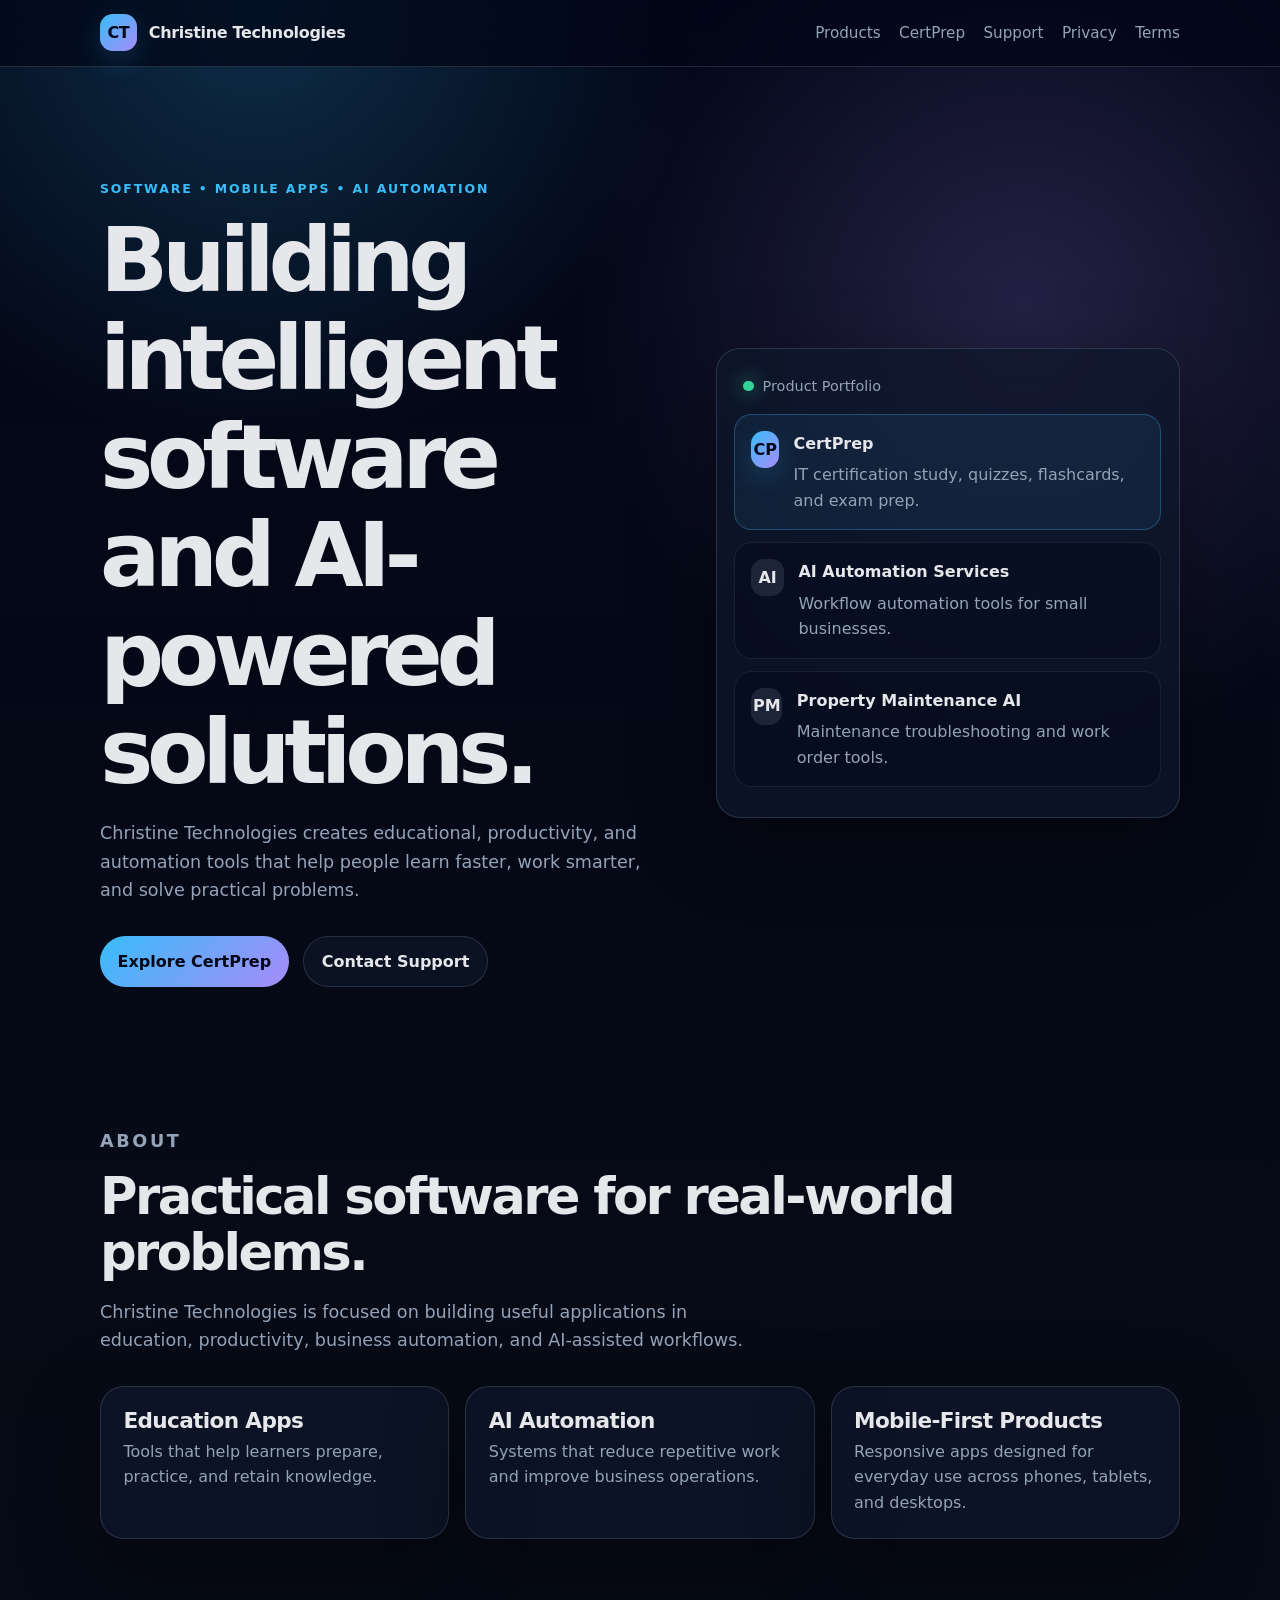
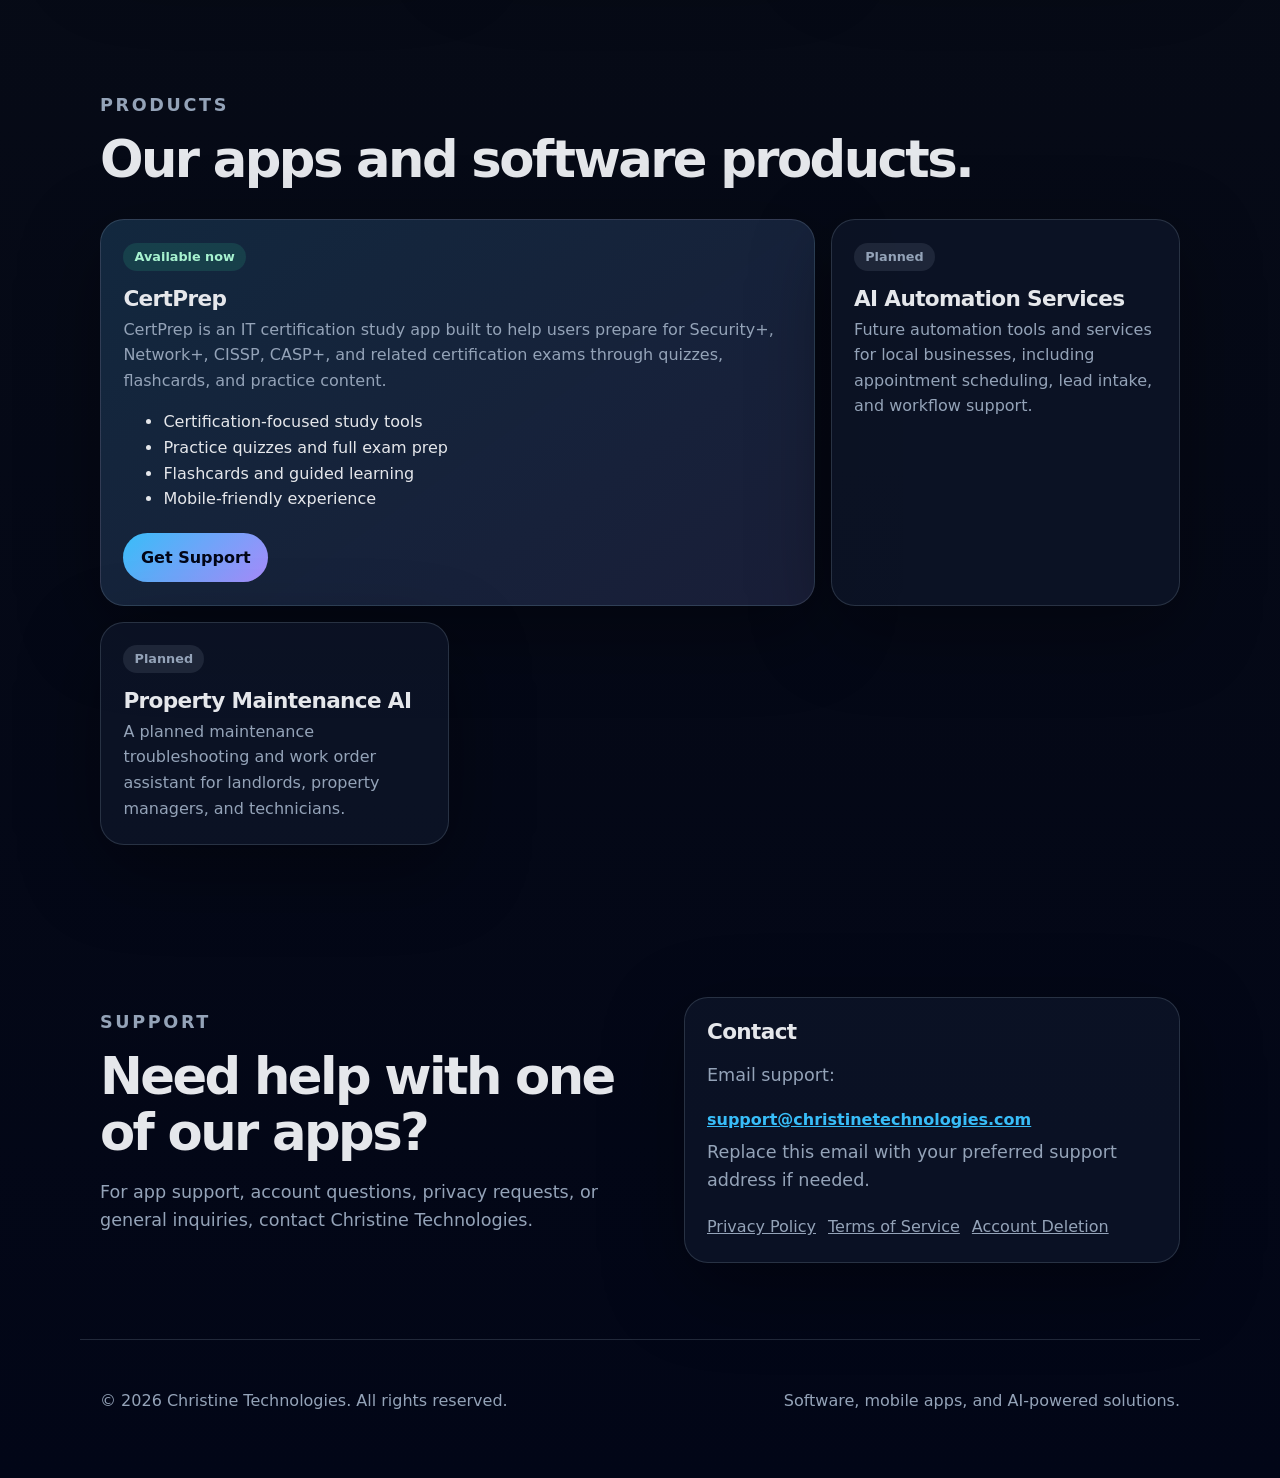
<file: index.html>
<!doctype html>
<html lang="en">
<head>
  <meta charset="utf-8" />
  <meta name="viewport" content="width=device-width, initial-scale=1" />
  <title>Christine Technologies | Intelligent Software & AI-Powered Apps</title>
  <meta name="description" content="Christine Technologies builds educational, productivity, and AI-powered software products, including CertPrep for IT certification study." />
  <meta name="theme-color" content="#0f172a" />
  <link rel="stylesheet" href="styles.css" />
</head>
<body>
  <header class="site-header">
    <nav class="nav">
      <a class="brand" href="#top"><span class="brand-mark">CT</span><span>Christine Technologies</span></a>
      <button class="menu-button" id="menuButton" aria-label="Toggle navigation">☰</button>
      <div class="nav-links" id="navLinks">
        <a href="#products">Products</a><a href="#certprep">CertPrep</a><a href="#support">Support</a><a href="privacy.html">Privacy</a><a href="terms.html">Terms</a>
      </div>
    </nav>
  </header>
  <main id="top">
    <section class="hero">
      <div class="hero-content">
        <p class="eyebrow">Software • Mobile Apps • AI Automation</p>
        <h1>Building intelligent software and AI-powered solutions.</h1>
        <p class="hero-text">Christine Technologies creates educational, productivity, and automation tools that help people learn faster, work smarter, and solve practical problems.</p>
        <div class="hero-actions"><a class="button primary" href="#certprep">Explore CertPrep</a><a class="button secondary" href="#support">Contact Support</a></div>
      </div>
      <div class="hero-card">
        <div class="card-top"><span class="status-dot"></span><span>Product Portfolio</span></div>
        <div class="product-preview active"><span class="app-icon">CP</span><div><strong>CertPrep</strong><p>IT certification study, quizzes, flashcards, and exam prep.</p></div></div>
        <div class="product-preview"><span class="app-icon muted">AI</span><div><strong>AI Automation Services</strong><p>Workflow automation tools for small businesses.</p></div></div>
        <div class="product-preview"><span class="app-icon muted">PM</span><div><strong>Property Maintenance AI</strong><p>Maintenance troubleshooting and work order tools.</p></div></div>
      </div>
    </section>
    <section class="section" id="about">
      <div class="section-heading"><p class="eyebrow">About</p><h2>Practical software for real-world problems.</h2><p>Christine Technologies is focused on building useful applications in education, productivity, business automation, and AI-assisted workflows.</p></div>
      <div class="feature-grid">
        <article class="feature-card"><h3>Education Apps</h3><p>Tools that help learners prepare, practice, and retain knowledge.</p></article>
        <article class="feature-card"><h3>AI Automation</h3><p>Systems that reduce repetitive work and improve business operations.</p></article>
        <article class="feature-card"><h3>Mobile-First Products</h3><p>Responsive apps designed for everyday use across phones, tablets, and desktops.</p></article>
      </div>
    </section>
    <section class="section" id="products">
      <div class="section-heading"><p class="eyebrow">Products</p><h2>Our apps and software products.</h2></div>
      <div class="product-grid">
        <article class="product-card highlight" id="certprep"><div class="product-badge">Available now</div><h3>CertPrep</h3><p>CertPrep is an IT certification study app built to help users prepare for Security+, Network+, CISSP, CASP+, and related certification exams through quizzes, flashcards, and practice content.</p><ul><li>Certification-focused study tools</li><li>Practice quizzes and full exam prep</li><li>Flashcards and guided learning</li><li>Mobile-friendly experience</li></ul><a class="button primary" href="#support">Get Support</a></article>
        <article class="product-card"><div class="product-badge muted">Planned</div><h3>AI Automation Services</h3><p>Future automation tools and services for local businesses, including appointment scheduling, lead intake, and workflow support.</p></article>
        <article class="product-card"><div class="product-badge muted">Planned</div><h3>Property Maintenance AI</h3><p>A planned maintenance troubleshooting and work order assistant for landlords, property managers, and technicians.</p></article>
      </div>
    </section>
    <section class="section split" id="support"><div><p class="eyebrow">Support</p><h2>Need help with one of our apps?</h2><p>For app support, account questions, privacy requests, or general inquiries, contact Christine Technologies.</p></div><div class="contact-card"><h3>Contact</h3><p>Email support:</p><a class="email-link" href="mailto:support@christinetechnologies.com">support@christinetechnologies.com</a><p class="small">Replace this email with your preferred support address if needed.</p><div class="legal-links"><a href="privacy.html">Privacy Policy</a><a href="terms.html">Terms of Service</a><a href="account-deletion.html">Account Deletion</a></div></div></section>
  </main>
  <footer class="footer"><p>© <span id="year"></span> Christine Technologies. All rights reserved.</p><p>Software, mobile apps, and AI-powered solutions.</p></footer>
  <script src="script.js"></script>
</body>
</html>
</file>
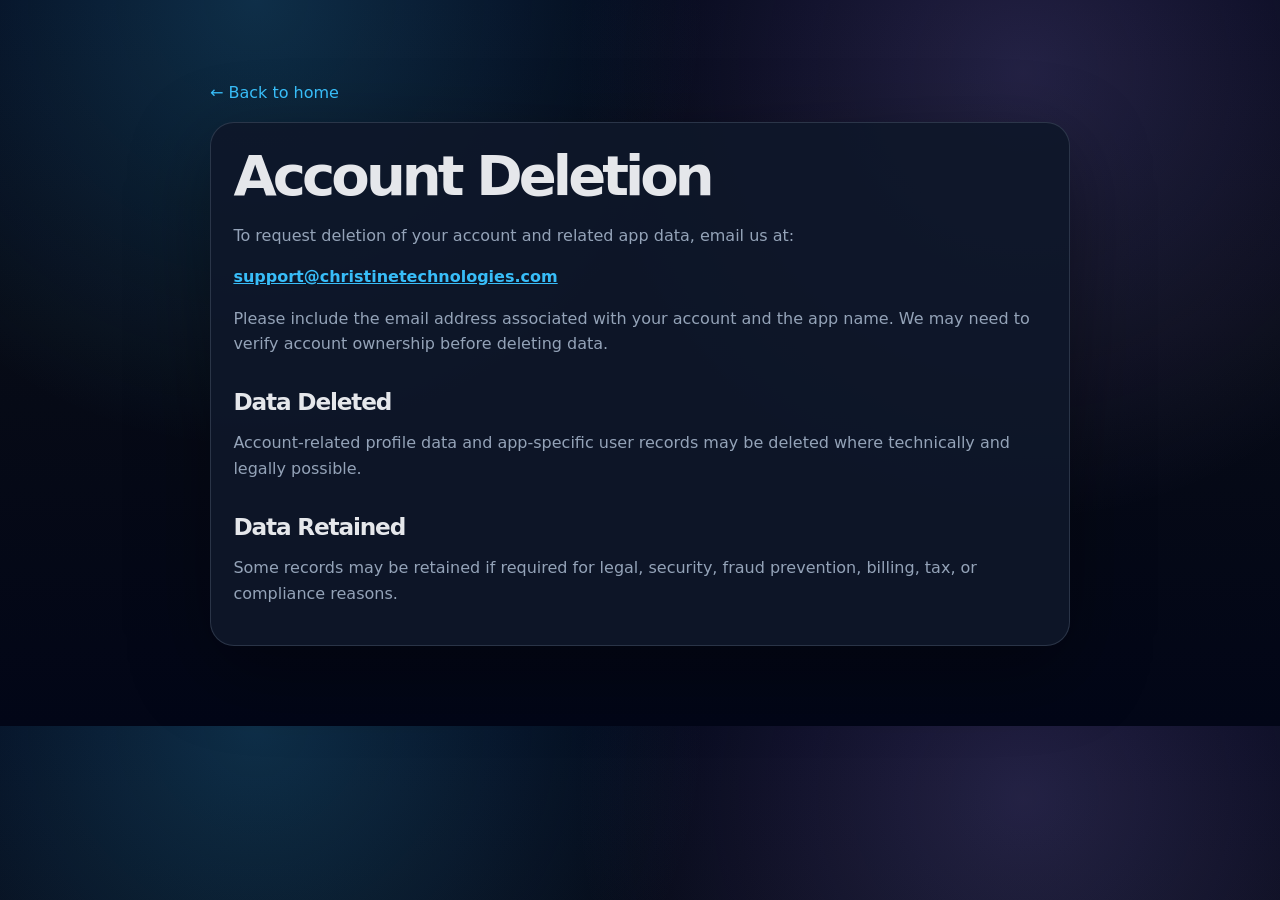
<file: account-deletion.html>
<!doctype html><html lang="en"><head><meta charset="utf-8"/><meta name="viewport" content="width=device-width, initial-scale=1"/><title>Account Deletion | Christine Technologies</title><meta name="description" content="Account Deletion for Christine Technologies."/><link rel="stylesheet" href="styles.css"/></head><body><main class="legal-main"><a class="back-link" href="index.html">← Back to home</a><article class="legal-card"><h1>Account Deletion</h1><p>To request deletion of your account and related app data, email us at:</p><p><a class="email-link" href="mailto:support@christinetechnologies.com">support@christinetechnologies.com</a></p><p>Please include the email address associated with your account and the app name. We may need to verify account ownership before deleting data.</p><h2>Data Deleted</h2><p>Account-related profile data and app-specific user records may be deleted where technically and legally possible.</p><h2>Data Retained</h2><p>Some records may be retained if required for legal, security, fraud prevention, billing, tax, or compliance reasons.</p></article></main></body></html>
</file>
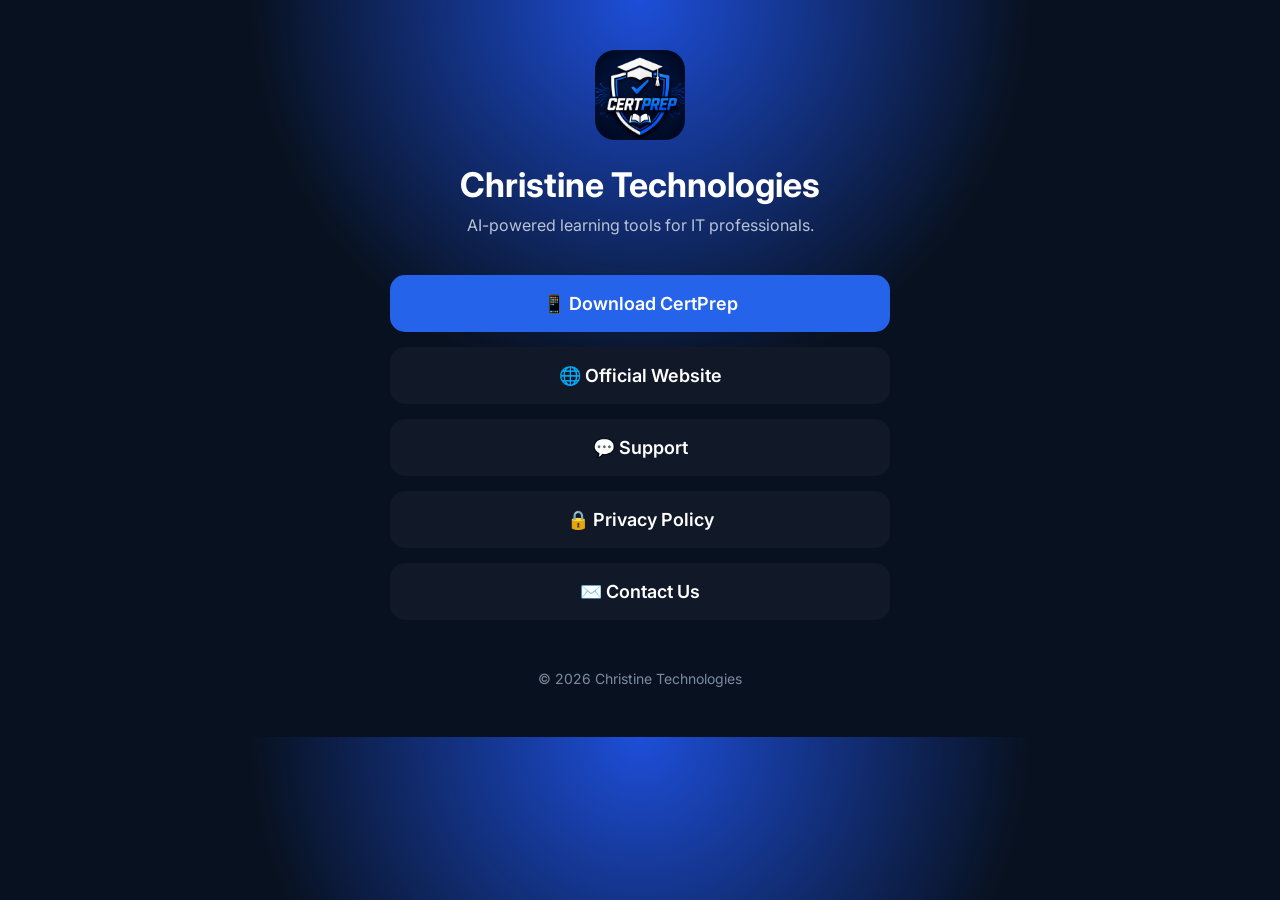
<file: links.html>
<!DOCTYPE html>
<html lang="en">
<head>
<meta charset="UTF-8">
<meta name="viewport" content="width=device-width, initial-scale=1.0">
<title>Christine Technologies</title>

<link href="https://fonts.googleapis.com/css2?family=Inter:wght@400;600;700&display=swap" rel="stylesheet">

<style>
body{
    margin:0;
    font-family:'Inter',sans-serif;
    background:#08111f;
    color:white;
    text-align:center;
    background-image:
        radial-gradient(circle at top,#1d4ed8 0%,transparent 40%);
}

.container{
    max-width:500px;
    margin:auto;
    padding:50px 25px;
}

.logo{
    width:90px;
    height:90px;
    border-radius:20px;
    margin-bottom:20px;
}

h1{
    margin:0;
    font-size:34px;
}

.subtitle{
    color:#b8c3d6;
    margin-top:10px;
    margin-bottom:40px;
}

.button{
    display:block;
    width:100%;
    text-decoration:none;
    color:white;
    background:#2563eb;
    padding:18px;
    margin:15px 0;
    border-radius:15px;
    font-size:18px;
    font-weight:600;
    transition:.25s;
    box-sizing:border-box;
}

.button:hover{
    background:#3b82f6;
    transform:translateY(-2px);
}

.secondary{
    background:#111827;
}

.secondary:hover{
    background:#1f2937;
}

.footer{
    margin-top:50px;
    color:#7d8ba0;
    font-size:14px;
}
</style>

</head>

<body>

<div class="container">

<img class="logo" src="logo.png" alt="Christine Technologies Logo">

<h1>Christine Technologies</h1>

<div class="subtitle">
AI-powered learning tools for IT professionals.
</div>

<a class="button" href="https://play.google.com/store/apps/details?id=com.base69ffb1f63e26486462cd90e0.app">
📱 Download CertPrep
</a>

<a class="button secondary" href="/">
🌐 Official Website
</a>

<a class="button secondary" href="/support.html">
💬 Support
</a>

<a class="button secondary" href="/privacy.html">
🔒 Privacy Policy
</a>

<a class="button secondary" href="mailto:support@christinetechnologies.com">
✉️ Contact Us
</a>

<div class="footer">
© 2026 Christine Technologies
</div>

</div>

</body>
</html>
</file>
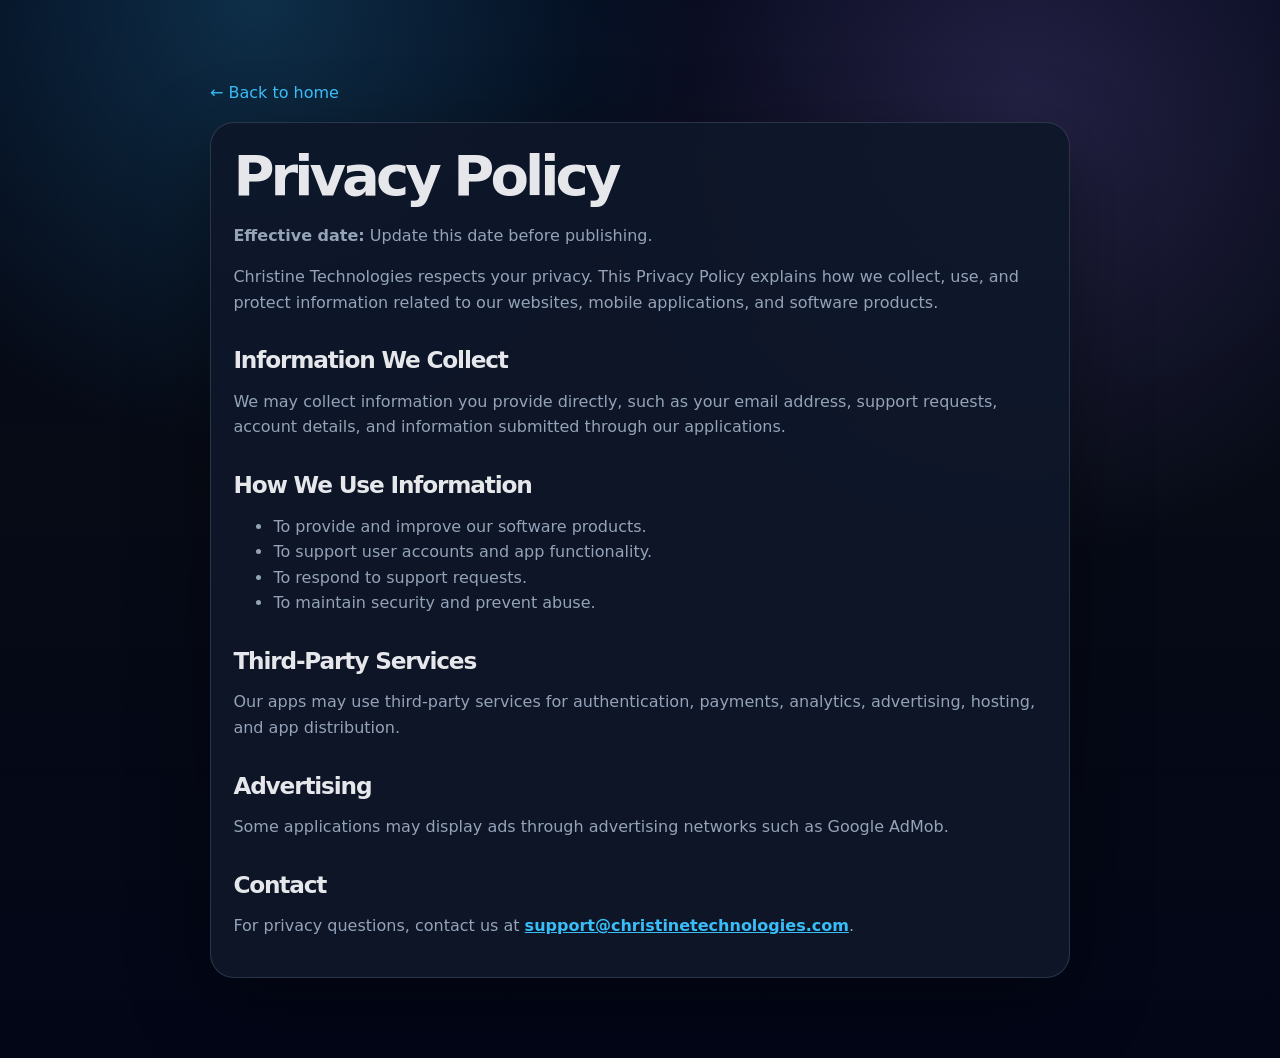
<file: privacy.html>
<!doctype html><html lang="en"><head><meta charset="utf-8"/><meta name="viewport" content="width=device-width, initial-scale=1"/><title>Privacy Policy | Christine Technologies</title><meta name="description" content="Privacy Policy for Christine Technologies."/><link rel="stylesheet" href="styles.css"/></head><body><main class="legal-main"><a class="back-link" href="index.html">← Back to home</a><article class="legal-card"><h1>Privacy Policy</h1><p><strong>Effective date:</strong> Update this date before publishing.</p><p>Christine Technologies respects your privacy. This Privacy Policy explains how we collect, use, and protect information related to our websites, mobile applications, and software products.</p><h2>Information We Collect</h2><p>We may collect information you provide directly, such as your email address, support requests, account details, and information submitted through our applications.</p><h2>How We Use Information</h2><ul><li>To provide and improve our software products.</li><li>To support user accounts and app functionality.</li><li>To respond to support requests.</li><li>To maintain security and prevent abuse.</li></ul><h2>Third-Party Services</h2><p>Our apps may use third-party services for authentication, payments, analytics, advertising, hosting, and app distribution.</p><h2>Advertising</h2><p>Some applications may display ads through advertising networks such as Google AdMob.</p><h2>Contact</h2><p>For privacy questions, contact us at <a class="email-link" href="mailto:support@christinetechnologies.com">support@christinetechnologies.com</a>.</p></article></main></body></html>
</file>
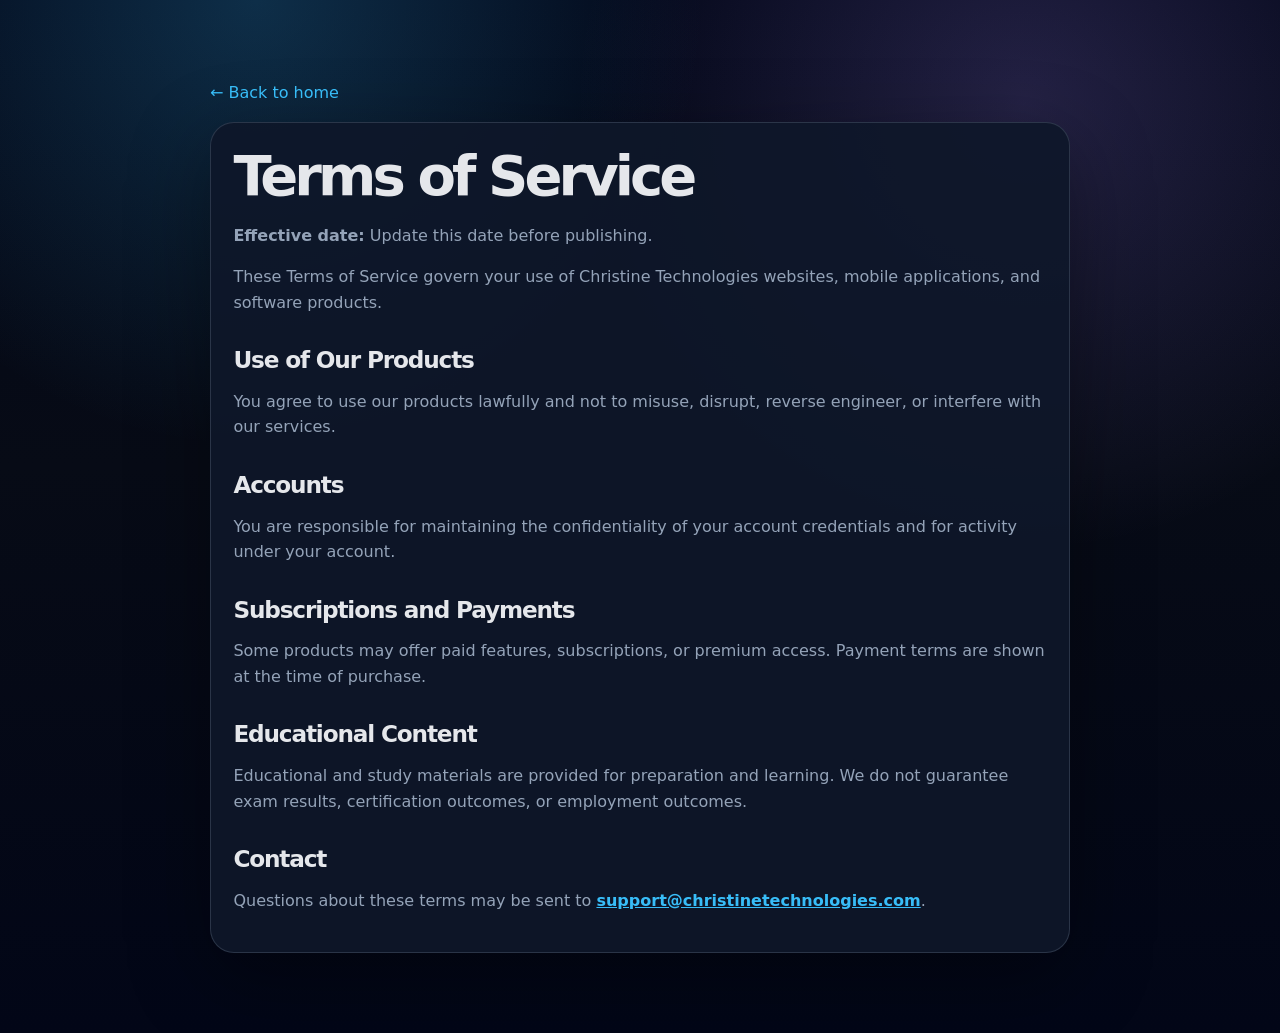
<file: terms.html>
<!doctype html><html lang="en"><head><meta charset="utf-8"/><meta name="viewport" content="width=device-width, initial-scale=1"/><title>Terms of Service | Christine Technologies</title><meta name="description" content="Terms of Service for Christine Technologies."/><link rel="stylesheet" href="styles.css"/></head><body><main class="legal-main"><a class="back-link" href="index.html">← Back to home</a><article class="legal-card"><h1>Terms of Service</h1><p><strong>Effective date:</strong> Update this date before publishing.</p><p>These Terms of Service govern your use of Christine Technologies websites, mobile applications, and software products.</p><h2>Use of Our Products</h2><p>You agree to use our products lawfully and not to misuse, disrupt, reverse engineer, or interfere with our services.</p><h2>Accounts</h2><p>You are responsible for maintaining the confidentiality of your account credentials and for activity under your account.</p><h2>Subscriptions and Payments</h2><p>Some products may offer paid features, subscriptions, or premium access. Payment terms are shown at the time of purchase.</p><h2>Educational Content</h2><p>Educational and study materials are provided for preparation and learning. We do not guarantee exam results, certification outcomes, or employment outcomes.</p><h2>Contact</h2><p>Questions about these terms may be sent to <a class="email-link" href="mailto:support@christinetechnologies.com">support@christinetechnologies.com</a>.</p></article></main></body></html>
</file>
<file: styles.css>
:root{--bg:#070b16;--card:rgba(15,23,42,.72);--card-strong:rgba(15,23,42,.92);--text:#e5e7eb;--muted:#94a3b8;--line:rgba(148,163,184,.22);--accent:#38bdf8;--accent-2:#a78bfa;--accent-text:#020617;--success:#34d399;--shadow:0 24px 80px rgba(0,0,0,.36)}*{box-sizing:border-box}html{scroll-behavior:smooth}body{margin:0;font-family:Inter,ui-sans-serif,system-ui,-apple-system,BlinkMacSystemFont,"Segoe UI",sans-serif;color:var(--text);background:radial-gradient(circle at 20% 0%,rgba(56,189,248,.22),transparent 28rem),radial-gradient(circle at 80% 10%,rgba(167,139,250,.20),transparent 28rem),linear-gradient(180deg,#020617 0%,var(--bg) 45%,#020617 100%);line-height:1.6}a{color:inherit}.site-header{position:sticky;top:0;z-index:20;background:rgba(2,6,23,.72);backdrop-filter:blur(18px);border-bottom:1px solid var(--line)}.nav{max-width:1120px;margin:0 auto;padding:.9rem 1.25rem;display:flex;align-items:center;justify-content:space-between;gap:1rem}.brand{display:inline-flex;align-items:center;gap:.75rem;text-decoration:none;font-weight:800;letter-spacing:-.02em}.brand-mark,.app-icon{width:2.3rem;height:2.3rem;border-radius:.8rem;display:inline-grid;place-items:center;font-weight:900;background:linear-gradient(135deg,var(--accent),var(--accent-2));color:var(--accent-text);box-shadow:0 10px 28px rgba(56,189,248,.18)}.nav-links{display:flex;align-items:center;gap:1.15rem;color:var(--muted);font-size:.95rem}.nav-links a{text-decoration:none}.nav-links a:hover{color:var(--text)}.menu-button{display:none;border:1px solid var(--line);background:var(--card);color:var(--text);border-radius:.7rem;padding:.45rem .65rem;font-size:1.1rem}.hero{max-width:1120px;margin:0 auto;min-height:78vh;padding:7rem 1.25rem 4rem;display:grid;grid-template-columns:1.1fr .9fr;gap:3rem;align-items:center}.eyebrow{color:var(--accent);text-transform:uppercase;letter-spacing:.15em;font-size:.78rem;font-weight:800;margin:0 0 .75rem}h1,h2,h3{line-height:1.1;margin:0}h1{font-size:clamp(2.7rem,7vw,5.8rem);letter-spacing:-.07em;max-width:820px}h2{font-size:clamp(2rem,4vw,3.3rem);letter-spacing:-.05em}h3{font-size:1.35rem;letter-spacing:-.03em}.hero-text,.section-heading p,.split p{color:var(--muted);font-size:1.1rem;max-width:650px}.hero-actions{margin-top:2rem;display:flex;flex-wrap:wrap;gap:.9rem}.button{display:inline-flex;justify-content:center;align-items:center;min-height:2.9rem;padding:.75rem 1.1rem;border-radius:999px;text-decoration:none;font-weight:800;border:1px solid var(--line)}.button.primary{background:linear-gradient(135deg,var(--accent),var(--accent-2));color:var(--accent-text);border:none}.button.secondary{background:rgba(15,23,42,.65);color:var(--text)}.hero-card,.feature-card,.product-card,.contact-card,.legal-card{background:var(--card);border:1px solid var(--line);border-radius:1.5rem;box-shadow:var(--shadow)}.hero-card{padding:1.1rem;backdrop-filter:blur(18px)}.card-top{display:flex;align-items:center;gap:.55rem;color:var(--muted);font-size:.9rem;padding:.5rem .55rem 1rem}.status-dot{width:.65rem;height:.65rem;border-radius:999px;background:var(--success);box-shadow:0 0 20px rgba(52,211,153,.9)}.product-preview{display:flex;gap:.9rem;padding:1rem;margin-bottom:.75rem;border-radius:1.1rem;background:rgba(2,6,23,.35);border:1px solid rgba(148,163,184,.12)}.product-preview.active{background:rgba(56,189,248,.08);border-color:rgba(56,189,248,.30)}.product-preview p,.product-card p,.feature-card p,.small{color:var(--muted);margin:.35rem 0 0}.app-icon.muted{background:rgba(148,163,184,.16);color:var(--text);box-shadow:none}.section{max-width:1120px;margin:0 auto;padding:4.75rem 1.25rem}.section-heading{margin-bottom:2rem}.feature-grid,.product-grid{display:grid;grid-template-columns:repeat(3,1fr);gap:1rem}.feature-card,.product-card,.contact-card,.legal-card{padding:1.4rem}.product-card.highlight{grid-column:span 2;background:linear-gradient(145deg,rgba(56,189,248,.11),rgba(167,139,250,.08)),var(--card-strong)}.product-badge{display:inline-flex;margin-bottom:1rem;padding:.25rem .7rem;border-radius:999px;background:rgba(52,211,153,.14);color:#a7f3d0;font-size:.8rem;font-weight:800}.product-badge.muted{background:rgba(148,163,184,.14);color:var(--muted)}.product-card ul{margin:1rem 0 1.3rem;color:var(--text)}.split{display:grid;grid-template-columns:1fr .9fr;gap:2rem;align-items:center}.email-link{color:var(--accent);font-weight:900;word-break:break-word}.legal-links{display:flex;flex-wrap:wrap;gap:.75rem;margin-top:1.25rem}.legal-links a{color:var(--muted)}.footer{max-width:1120px;margin:0 auto;padding:2rem 1.25rem 3rem;color:var(--muted);border-top:1px solid var(--line);display:flex;justify-content:space-between;gap:1rem}.legal-main{max-width:900px;margin:0 auto;padding:5rem 1.25rem}.legal-card{background:var(--card-strong)}.legal-card h1{font-size:clamp(2.2rem,5vw,3.5rem)}.legal-card h2{font-size:1.45rem;margin-top:2rem}.legal-card p,.legal-card li{color:var(--muted)}.back-link{display:inline-block;margin-bottom:1rem;color:var(--accent);text-decoration:none}@media(max-width:820px){.menu-button{display:inline-flex}.nav-links{display:none;position:absolute;top:4.2rem;left:1rem;right:1rem;padding:1rem;border:1px solid var(--line);border-radius:1rem;background:rgba(2,6,23,.96);flex-direction:column;align-items:flex-start}.nav-links.open{display:flex}.hero,.split{grid-template-columns:1fr}.hero{padding-top:4.5rem;min-height:auto}.feature-grid,.product-grid{grid-template-columns:1fr}.product-card.highlight{grid-column:auto}.footer{flex-direction:column}}
</file>
